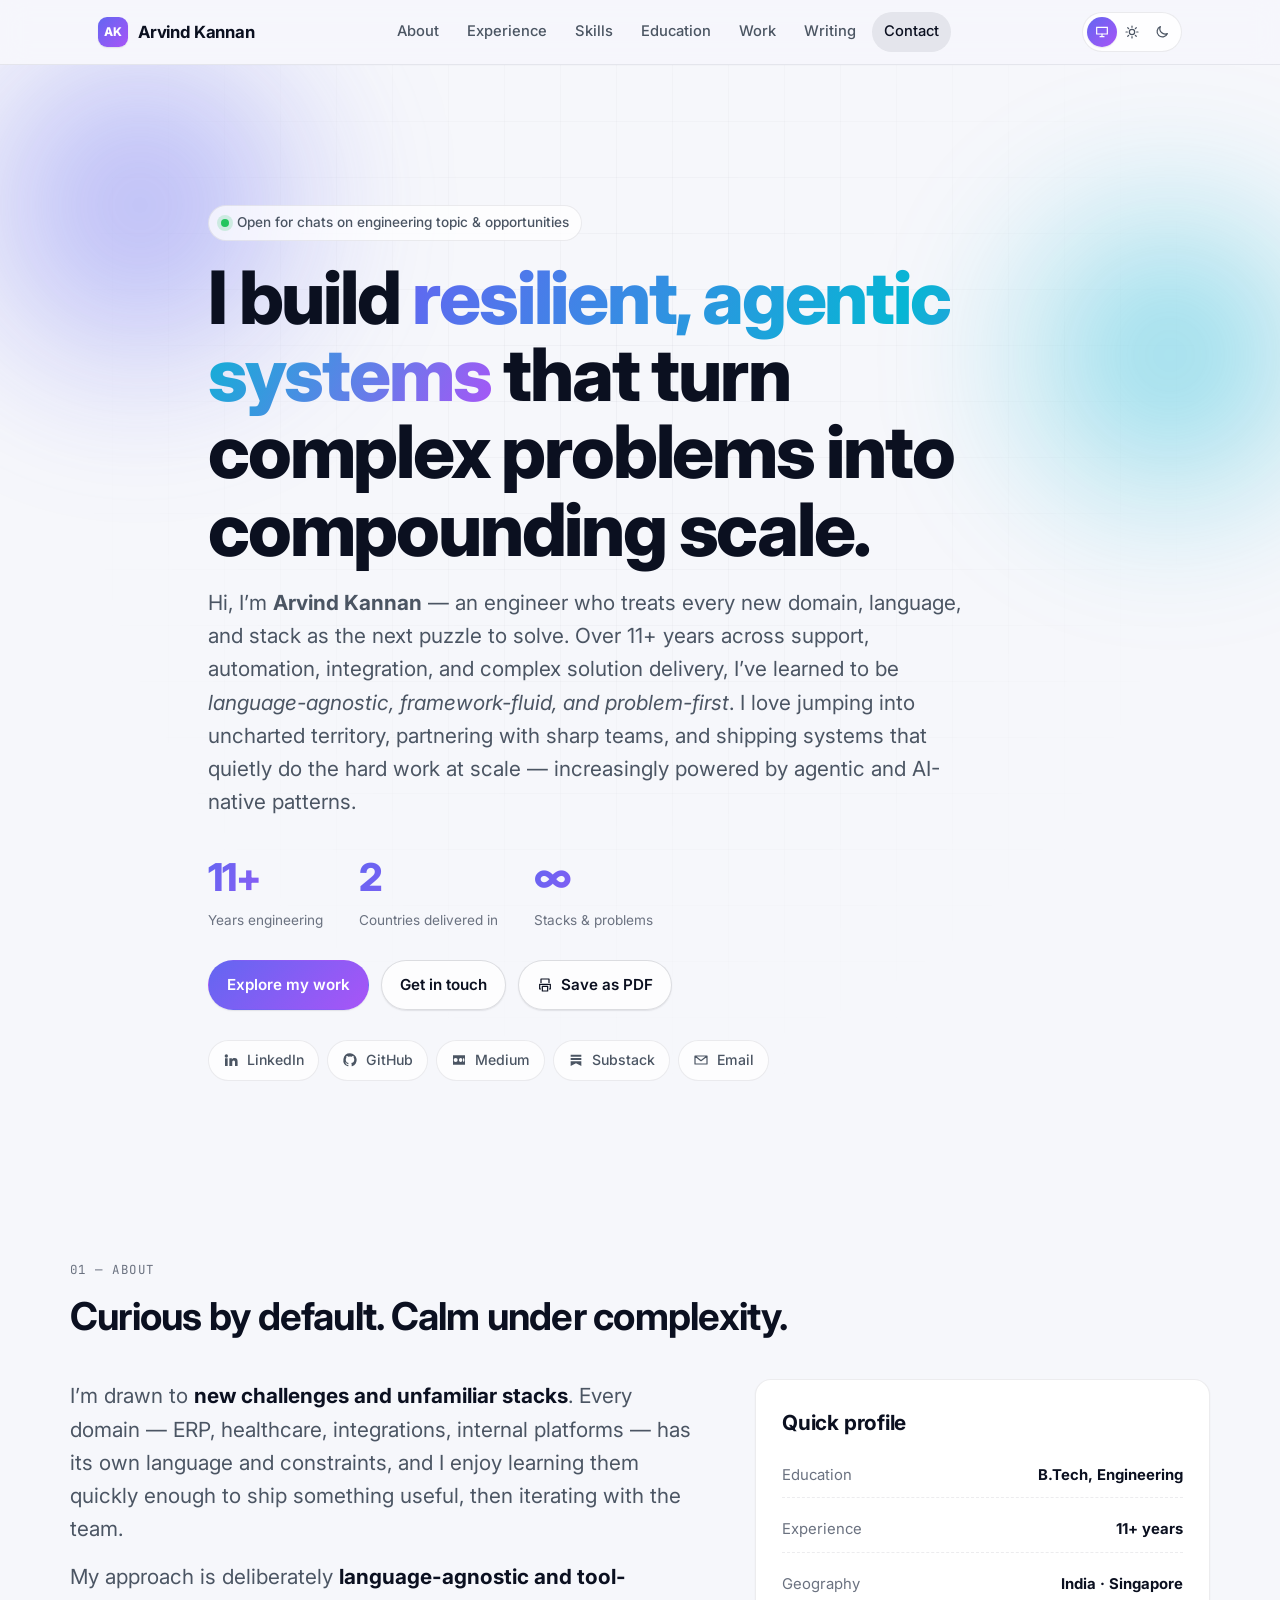
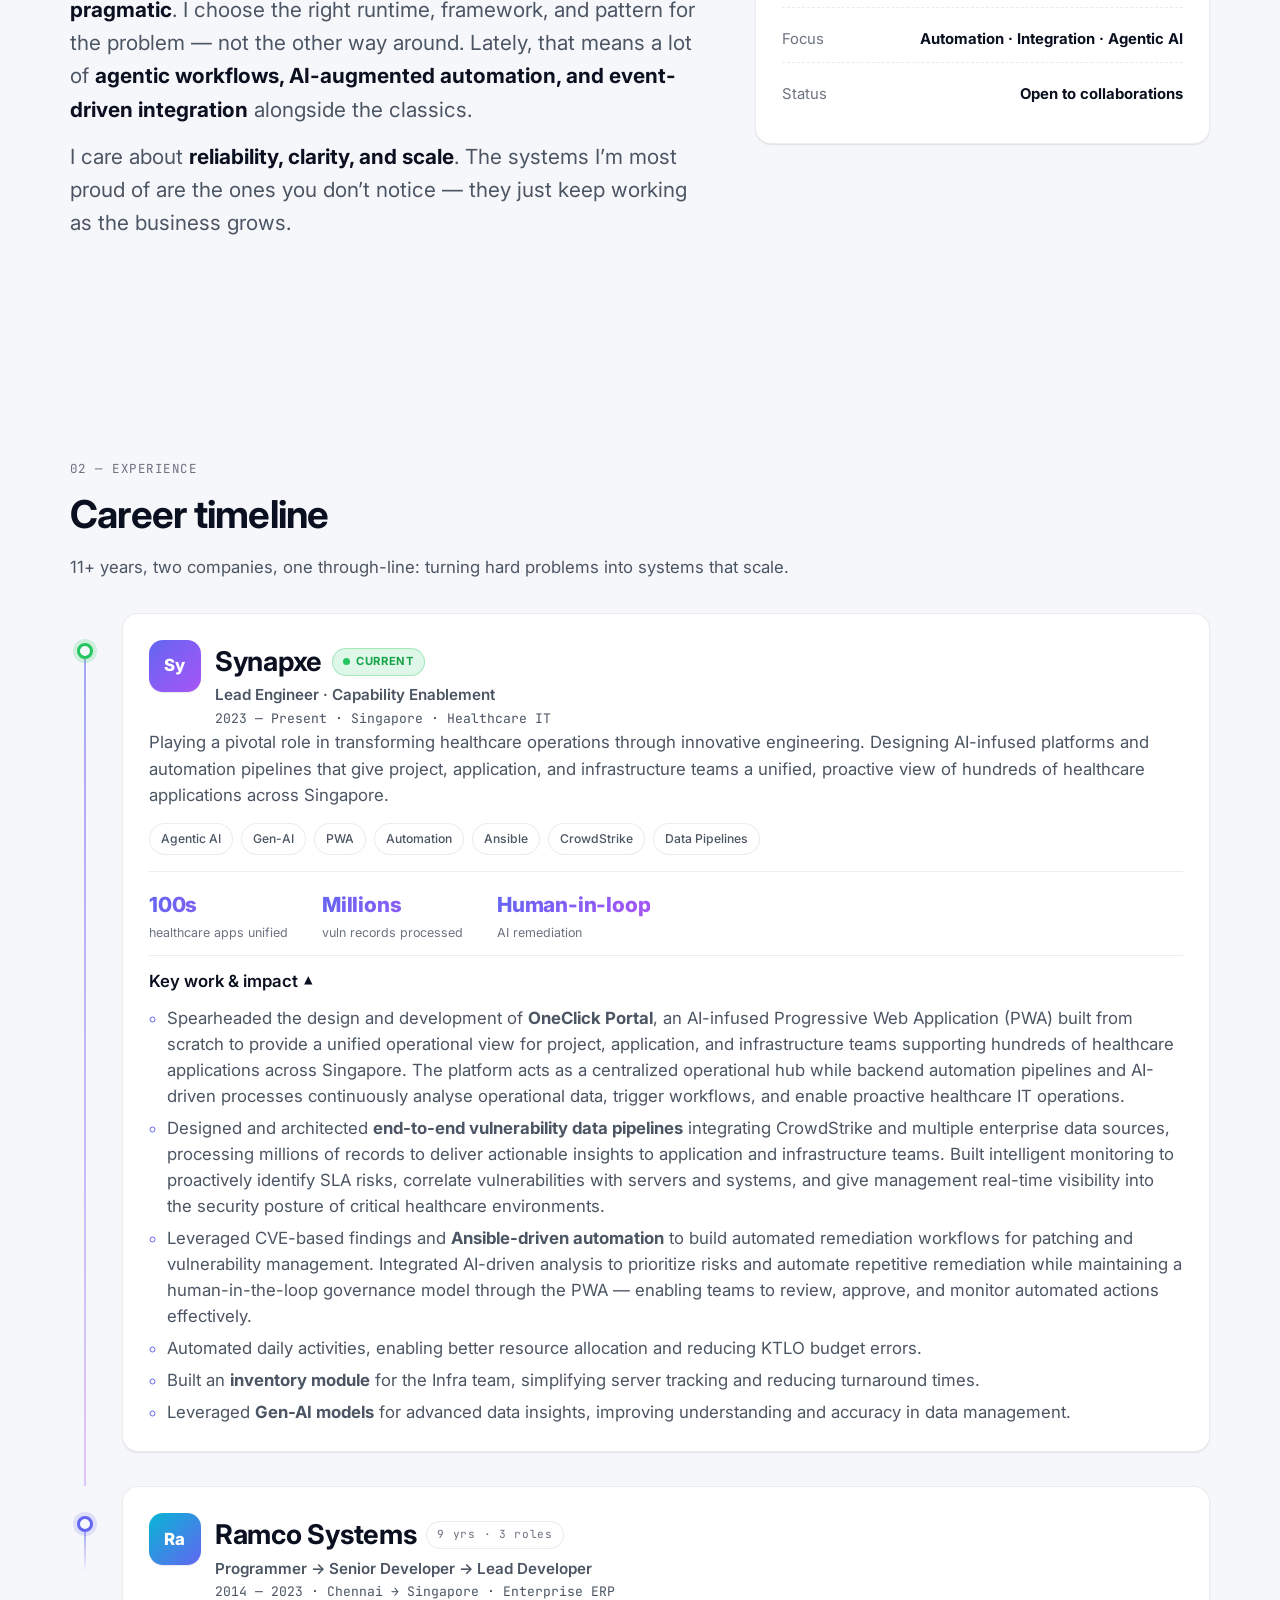
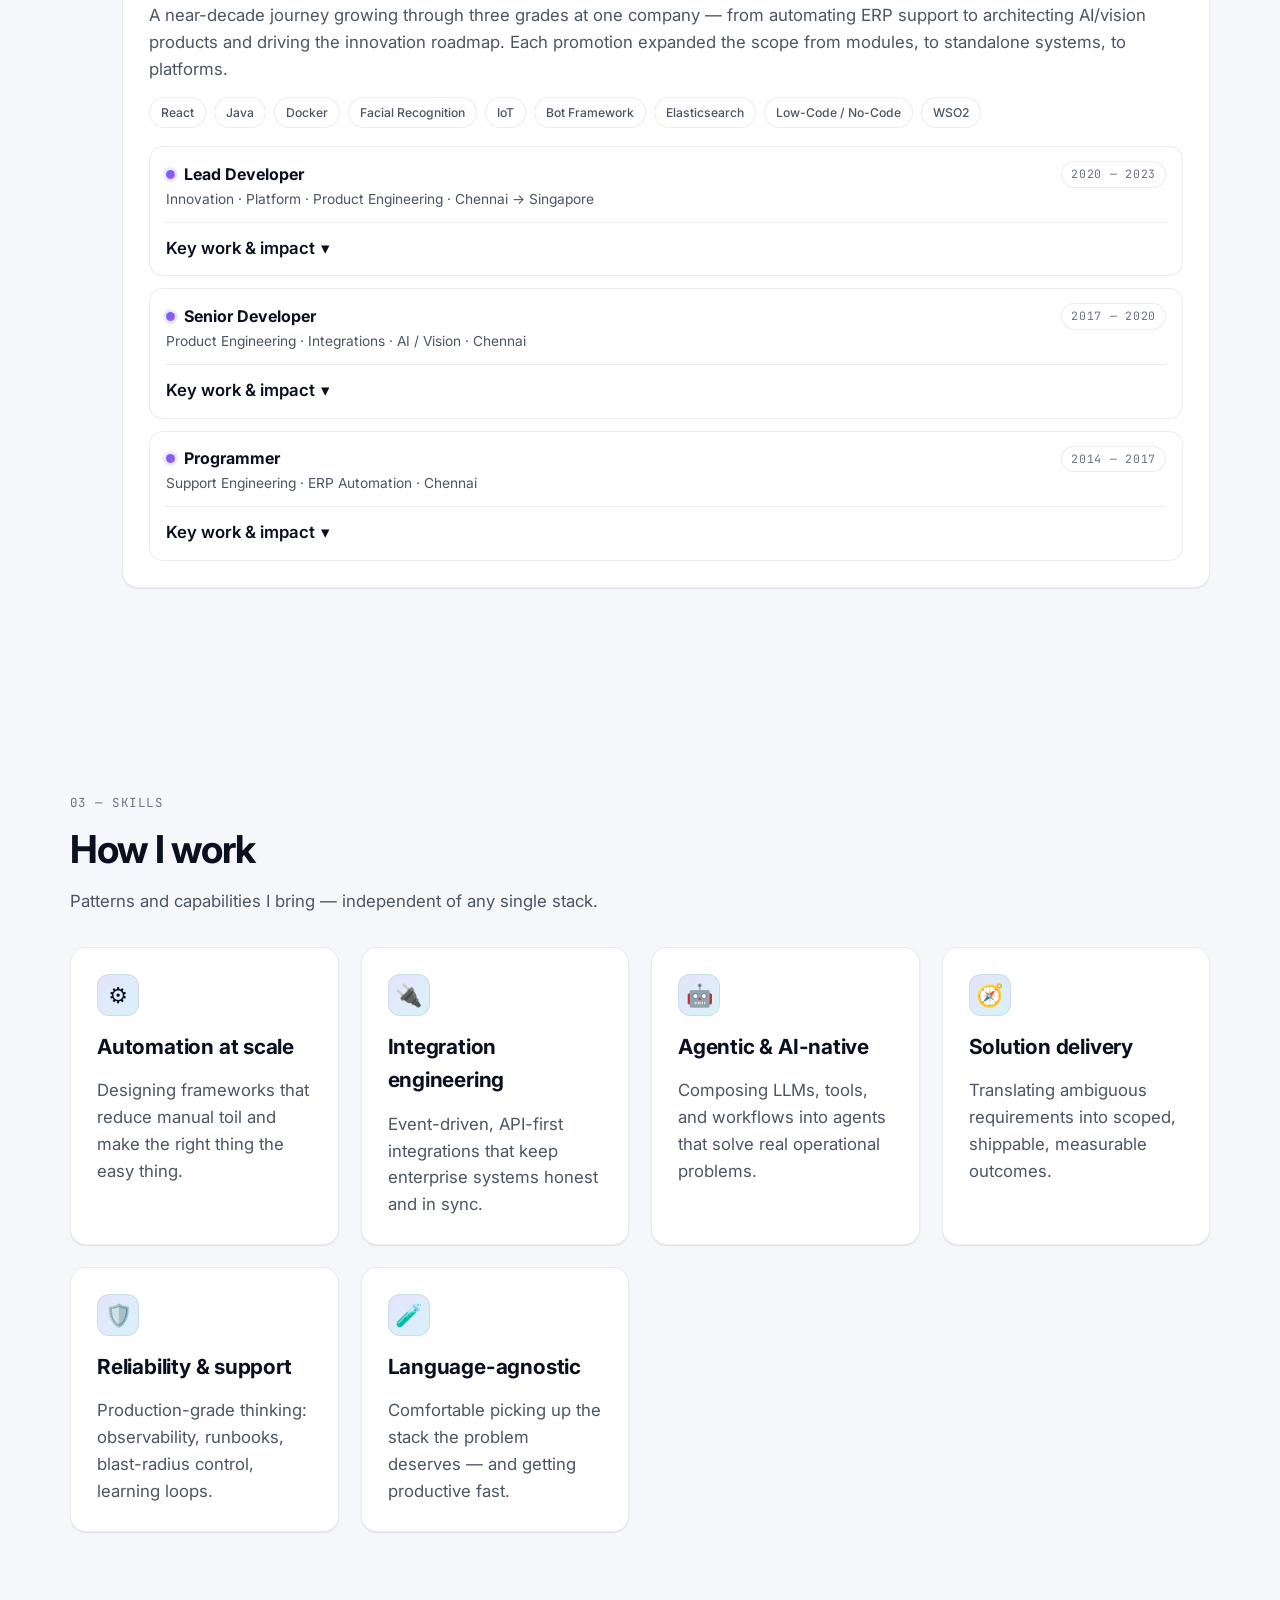
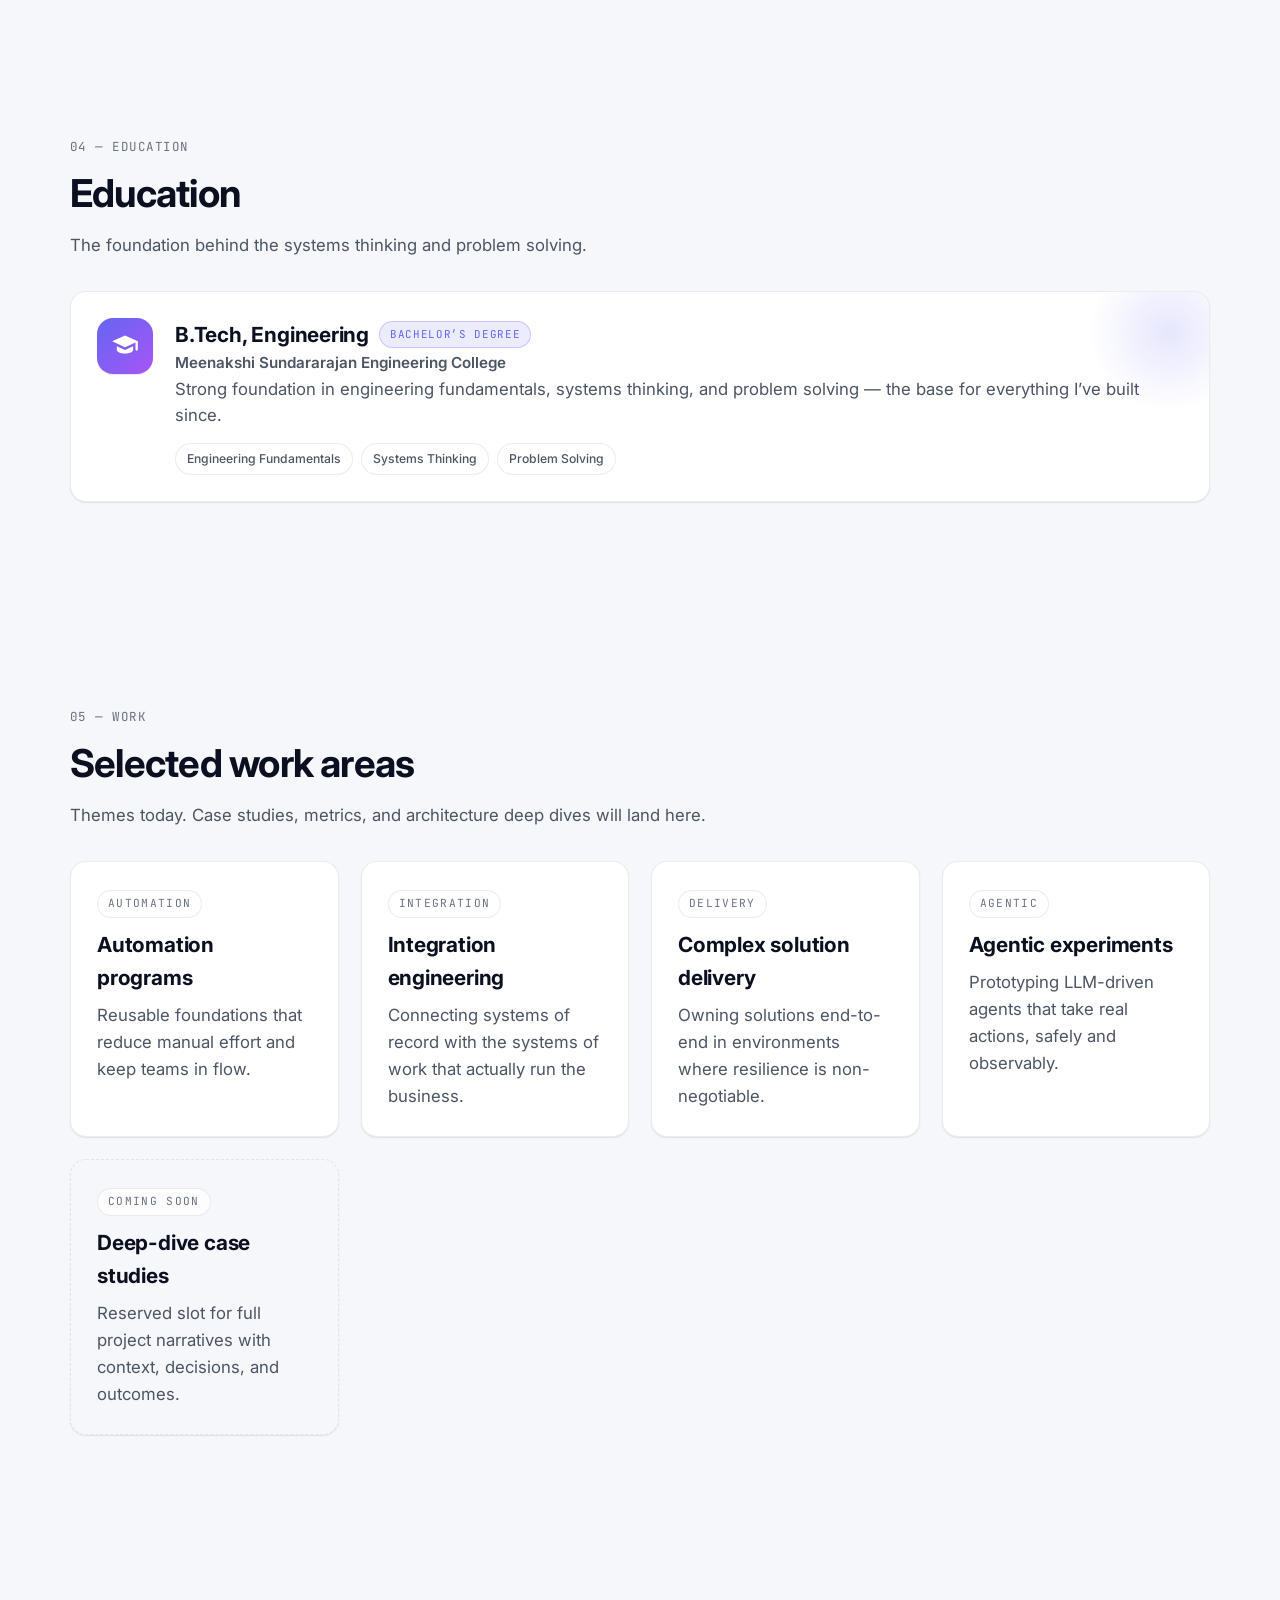
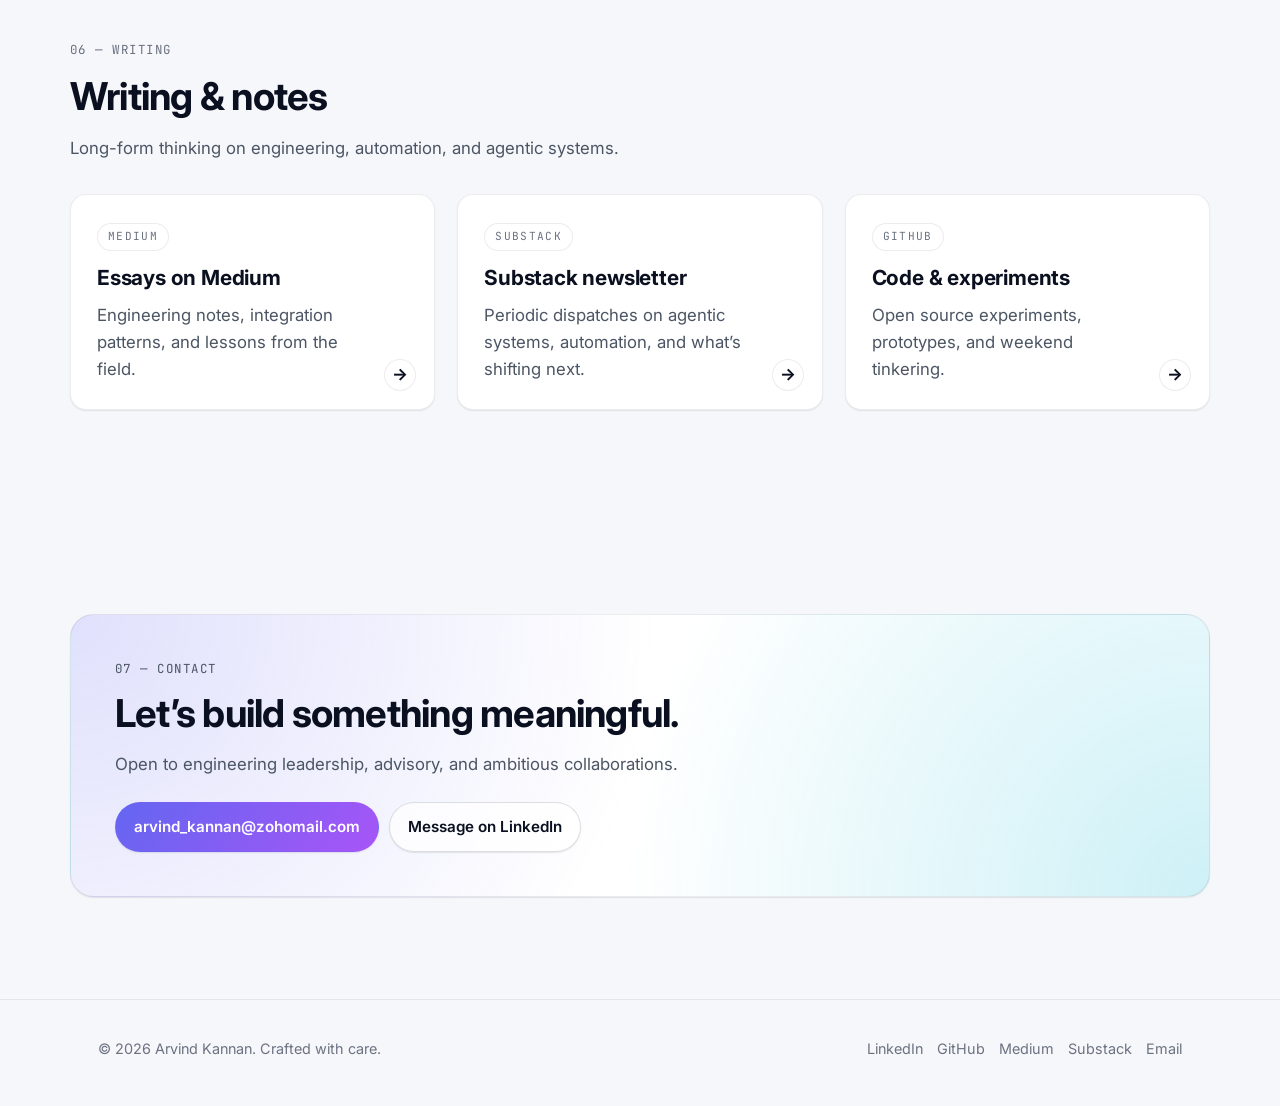
<file: index.html>
<!doctype html>
<html lang="en">
  <head>
    <meta charset="utf-8" />
    <meta name="viewport" content="width=device-width, initial-scale=1, viewport-fit=cover" />
    <meta name="color-scheme" content="light dark" />
    <meta name="theme-color" content="#0a0e1a" media="(prefers-color-scheme: dark)" />
    <meta name="theme-color" content="#f6f7fb" media="(prefers-color-scheme: light)" />
    <title>Arvind Kannan — Engineering Leader · Automation · Integration · Agentic Systems</title>
    <meta
      name="description"
      content="Arvind Kannan — engineering leader with 11+ years across support, automation, integration, and complex solution delivery. Language-agnostic, problem-first, building agentic systems that scale."
    />
    <meta name="author" content="Arvind Kannan" />

    <meta property="og:type" content="website" />
    <meta property="og:title" content="Arvind Kannan — Engineering Leader" />
    <meta property="og:description" content="11+ years across automation, integration, and complex solution delivery. Language-agnostic. Problem-first. Built for scale." />
    <meta property="og:url" content="https://arvindkannan.github.io" />

    <meta name="twitter:card" content="summary_large_image" />
    <meta name="twitter:title" content="Arvind Kannan — Engineering Leader" />
    <meta name="twitter:description" content="Automation. Integration. Agentic systems. Built to scale." />

    <link rel="canonical" href="https://arvindkannan.github.io/" />
    <link rel="icon" href="data:image/svg+xml,%3Csvg xmlns='http://www.w3.org/2000/svg' viewBox='0 0 64 64'%3E%3Crect width='64' height='64' rx='14' fill='%236366f1'/%3E%3Ctext x='50%25' y='54%25' text-anchor='middle' font-family='system-ui,sans-serif' font-size='30' font-weight='700' fill='white'%3EAK%3C/text%3E%3C/svg%3E" />

    <link rel="preconnect" href="https://fonts.googleapis.com" />
    <link rel="preconnect" href="https://fonts.gstatic.com" crossorigin />
    <link href="https://fonts.googleapis.com/css2?family=Inter:wght@400;500;600;700;800&family=JetBrains+Mono:wght@400;600&display=swap" rel="stylesheet" />

    <link rel="stylesheet" href="/styles.css" />

    <script type="application/ld+json">
      {
        "@context": "https://schema.org",
        "@type": "Person",
        "name": "Arvind Kannan",
        "jobTitle": "Engineering Leader",
        "email": "mailto:arvind_kannan@zohomail.com",
        "url": "https://arvindkannan.github.io",
        "sameAs": [
          "https://github.com/arvindkannan",
          "https://www.linkedin.com/in/arvindkannan1/",
          "https://medium.com/@kb_arvind",
          "https://arvindkannan.substack.com"
        ],
        "alumniOf": "B.Tech, Engineering Meenakshi Sundararajan Engineering College",
        "knowsAbout": [
          "Automation",
          "Integration Engineering",
          "Agentic Systems",
          "Solution Architecture",
          "Enterprise Systems"
        ]
      }
    </script>
  </head>
  <body>
    <a class="skip-link" href="#main">Skip to content</a>

    <header class="site-header" id="top">
      <div class="container nav-wrap">
        <a class="brand" href="#top" aria-label="Arvind Kannan — home">
          <span class="brand-mark" aria-hidden="true">AK</span>
          <span class="brand-text">Arvind Kannan</span>
        </a>

        <nav class="nav" aria-label="Primary">
          <a href="#about">About</a>
          <a href="#experience">Experience</a>
          <a href="#skills">Skills</a>
          <a href="#education">Education</a>
          <a href="#work">Work</a>
          <a href="#writing">Writing</a>
          <a href="#contact">Contact</a>
        </nav>

        <div class="nav-actions">
          <div class="theme-switch" role="group" aria-label="Color theme">
            <button data-theme-choice="system" aria-pressed="true" title="System theme">
              <svg viewBox="0 0 24 24" aria-hidden="true"><path d="M4 5h16v10H4z" fill="none" stroke="currentColor" stroke-width="1.8"/><path d="M9 19h6M12 15v4" stroke="currentColor" stroke-width="1.8" stroke-linecap="round"/></svg>
              <span class="sr-only">System</span>
            </button>
            <button data-theme-choice="light" aria-pressed="false" title="Light theme">
              <svg viewBox="0 0 24 24" aria-hidden="true"><circle cx="12" cy="12" r="4" fill="none" stroke="currentColor" stroke-width="1.8"/><path d="M12 3v2M12 19v2M3 12h2M19 12h2M5.6 5.6l1.4 1.4M17 17l1.4 1.4M5.6 18.4 7 17M17 7l1.4-1.4" stroke="currentColor" stroke-width="1.8" stroke-linecap="round"/></svg>
              <span class="sr-only">Light</span>
            </button>
            <button data-theme-choice="dark" aria-pressed="false" title="Dark theme">
              <svg viewBox="0 0 24 24" aria-hidden="true"><path d="M20 14.5A8 8 0 0 1 9.5 4 8 8 0 1 0 20 14.5Z" fill="none" stroke="currentColor" stroke-width="1.8" stroke-linejoin="round"/></svg>
              <span class="sr-only">Dark</span>
            </button>
          </div>

          <button class="menu-toggle" aria-expanded="false" aria-controls="mobile-nav" aria-label="Menu">
            <span></span><span></span><span></span>
          </button>
        </div>
      </div>

      <nav id="mobile-nav" class="mobile-nav" aria-label="Mobile">
        <a href="#about">About</a>
        <a href="#experience">Experience</a>
        <a href="#skills">Skills</a>
        <a href="#education">Education</a>
        <a href="#work">Work</a>
        <a href="#writing">Writing</a>
        <a href="#contact">Contact</a>
      </nav>
    </header>

    <main id="main">
      <section class="hero">
        <div class="hero-bg" aria-hidden="true">
          <div class="orb orb-a"></div>
          <div class="orb orb-b"></div>
          <div class="grid-overlay"></div>
        </div>

        <div class="container hero-inner">
          <p class="eyebrow">
            <span class="dot"></span> Open for chats on engineering topic &amp; opportunities
          </p>
          <h1 class="hero-title">
            I build <span class="grad">resilient, agentic systems</span> that turn complex problems into compounding scale.
          </h1>
          <p class="lead">
            Hi, I’m <strong>Arvind Kannan</strong> — an engineer who treats every new domain,
            language, and stack as the next puzzle to solve. Over 11+ years across support,
            automation, integration, and complex solution delivery, I’ve learned to be
            <em>language-agnostic, framework-fluid, and problem-first</em>. I love jumping into
            uncharted territory, partnering with sharp teams, and shipping systems that quietly do
            the hard work at scale — increasingly powered by agentic and AI-native patterns.
          </p>

          <ul class="hero-stats" aria-label="Highlights">
            <li><strong>11+</strong><span>Years engineering</span></li>
            <li><strong>2</strong><span>Countries delivered in</span></li>
            <li><strong>∞</strong><span>Stacks &amp; problems</span></li>
          </ul>

          <div class="hero-cta">
            <a class="btn primary" href="#work">Explore my work</a>
            <a class="btn ghost" href="#contact">Get in touch</a>
            <button class="btn ghost" onclick="window.print()" type="button">
              <svg viewBox="0 0 24 24" aria-hidden="true" width="16" height="16"><path d="M6 9V3h12v6M6 18H4v-7h16v7h-2M8 14h8v7H8z" fill="none" stroke="currentColor" stroke-width="1.8" stroke-linejoin="round"/></svg>
              Save as PDF
            </button>
          </div>

          <ul class="social-row" aria-label="Find me online">
            <li><a href="https://www.linkedin.com/in/arvindkannan1/" target="_blank" rel="noreferrer me" aria-label="LinkedIn">
              <svg viewBox="0 0 24 24" aria-hidden="true"><path fill="currentColor" d="M4.98 3.5A2.5 2.5 0 1 1 5 8.5a2.5 2.5 0 0 1-.02-5ZM3 9.5h4V21H3zM9.5 9.5h3.8v1.6h.05c.53-.95 1.83-1.95 3.77-1.95 4.03 0 4.78 2.5 4.78 5.75V21H18V15.6c0-1.3-.03-2.97-1.9-2.97-1.9 0-2.2 1.4-2.2 2.87V21H9.5z"/></svg>
              <span>LinkedIn</span>
            </a></li>
            <li><a href="https://github.com/arvindkannan" target="_blank" rel="noreferrer me" aria-label="GitHub">
              <svg viewBox="0 0 24 24" aria-hidden="true"><path fill="currentColor" d="M12 2a10 10 0 0 0-3.16 19.49c.5.09.68-.22.68-.48v-1.7c-2.78.6-3.37-1.34-3.37-1.34-.45-1.16-1.1-1.47-1.1-1.47-.9-.62.07-.6.07-.6 1 .07 1.53 1.03 1.53 1.03.9 1.52 2.34 1.08 2.91.83.09-.65.35-1.08.63-1.33-2.22-.25-4.56-1.11-4.56-4.94 0-1.09.39-1.98 1.03-2.68-.1-.26-.45-1.27.1-2.64 0 0 .84-.27 2.75 1.02a9.4 9.4 0 0 1 5 0c1.9-1.29 2.74-1.02 2.74-1.02.55 1.37.2 2.38.1 2.64.64.7 1.03 1.59 1.03 2.68 0 3.84-2.34 4.69-4.57 4.94.36.31.68.92.68 1.85v2.74c0 .27.18.58.69.48A10 10 0 0 0 12 2Z"/></svg>
              <span>GitHub</span>
            </a></li>
            <li><a href="https://medium.com/@kb_arvind" target="_blank" rel="noreferrer me" aria-label="Medium">
              <svg viewBox="0 0 24 24" aria-hidden="true"><path fill="currentColor" d="M3 5h18v14H3zM7 9a3 3 0 1 0 0 6 3 3 0 0 0 0-6Zm7.5 0c-1.4 0-2.5 1.34-2.5 3s1.1 3 2.5 3S17 13.66 17 12s-1.1-3-2.5-3Zm4.5 0c-.55 0-1 1.34-1 3s.45 3 1 3 1-1.34 1-3-.45-3-1-3Z"/></svg>
              <span>Medium</span>
            </a></li>
            <li><a href="https://arvindkannan.substack.com" target="_blank" rel="noreferrer me" aria-label="Substack">
              <svg viewBox="0 0 24 24" aria-hidden="true"><path fill="currentColor" d="M4 4h16v3H4zM4 9h16v3H4zM4 14h16v7l-8-4-8 4z"/></svg>
              <span>Substack</span>
            </a></li>
            <li><a href="mailto:arvind_kannan@zohomail.com" aria-label="Email">
              <svg viewBox="0 0 24 24" aria-hidden="true"><path fill="none" stroke="currentColor" stroke-width="1.8" stroke-linejoin="round" d="M3 6h18v12H3zM3 6l9 7 9-7"/></svg>
              <span>Email</span>
            </a></li>
          </ul>
        </div>
      </section>

      <section id="about" class="section container">
        <header class="section-head">
          <p class="kicker">01 — About</p>
          <h2>Curious by default. Calm under complexity.</h2>
        </header>
        <div class="two-col">
          <div class="prose">
            <p>
              I’m drawn to <strong>new challenges and unfamiliar stacks</strong>. Every domain — ERP,
              healthcare, integrations, internal platforms — has its own language and constraints,
              and I enjoy learning them quickly enough to ship something useful, then iterating with
              the team.
            </p>
            <p>
              My approach is deliberately <strong>language-agnostic and tool-pragmatic</strong>.
              I choose the right runtime, framework, and pattern for the problem — not the other
              way around. Lately, that means a lot of <strong>agentic workflows, AI-augmented
              automation, and event-driven integration</strong> alongside the classics.
            </p>
            <p>
              I care about <strong>reliability, clarity, and scale</strong>. The systems I’m most
              proud of are the ones you don’t notice — they just keep working as the business grows.
            </p>
          </div>
          <aside class="card profile-card">
            <h3>Quick profile</h3>
            <ul class="bullets">
              <li><span>Education</span><strong>B.Tech, Engineering</strong></li>
              <li><span>Experience</span><strong>11+ years</strong></li>
              <li><span>Geography</span><strong>India · Singapore</strong></li>
              <li><span>Focus</span><strong>Automation · Integration · Agentic AI</strong></li>
              <li><span>Status</span><strong>Open to collaborations</strong></li>
            </ul>
          </aside>
        </div>
      </section>

      <section id="experience" class="section container">
        <header class="section-head">
          <p class="kicker">02 — Experience</p>
          <h2>Career timeline</h2>
          <p class="sub">11+ years, two companies, one through-line: turning hard problems into systems that scale.</p>
        </header>

        <ol class="xp-timeline">
          <!-- Synapxe (current) -->
          <li class="xp xp--now">
            <div class="xp-rail"><span class="xp-dot"></span></div>
            <article class="xp-card card">
              <div class="xp-top">
                <span class="xp-logo" aria-hidden="true">Sy</span>
                <div class="xp-id">
                  <div class="xp-name-row">
                    <h3>Synapxe</h3>
                    <span class="xp-now"><span class="xp-pulse"></span>Current</span>
                  </div>
                  <p class="xp-position">Lead Engineer · Capability Enablement</p>
                  <p class="xp-meta">2023 — Present · Singapore · Healthcare IT</p>
                </div>
              </div>

              <p class="xp-summary">
                Playing a pivotal role in transforming healthcare operations through innovative
                engineering. Designing AI-infused platforms and automation pipelines that give
                project, application, and infrastructure teams a unified, proactive view of
                hundreds of healthcare applications across Singapore.
              </p>

              <ul class="xp-stack" aria-label="Focus areas">
                <li>Agentic AI</li>
                <li>Gen-AI</li>
                <li>PWA</li>
                <li>Automation</li>
                <li>Ansible</li>
                <li>CrowdStrike</li>
                <li>Data Pipelines</li>
              </ul>

              <ul class="xp-impact" aria-label="Highlights">
                <li><strong>100s</strong><span>healthcare apps unified</span></li>
                <li><strong>Millions</strong><span>vuln records processed</span></li>
                <li><strong>Human-in-loop</strong><span>AI remediation</span></li>
              </ul>

              <details class="work-detail" open>
                <summary>Key work &amp; impact</summary>
                <ul class="achievements">
                  <li>
                    Spearheaded the design and development of <strong>OneClick Portal</strong>, an
                    AI-infused Progressive Web Application (PWA) built from scratch to provide a
                    unified operational view for project, application, and infrastructure teams
                    supporting hundreds of healthcare applications across Singapore. The platform
                    acts as a centralized operational hub while backend automation pipelines and
                    AI-driven processes continuously analyse operational data, trigger workflows,
                    and enable proactive healthcare IT operations.
                  </li>
                  <li>
                    Designed and architected <strong>end-to-end vulnerability data pipelines</strong>
                    integrating CrowdStrike and multiple enterprise data sources, processing
                    millions of records to deliver actionable insights to application and
                    infrastructure teams. Built intelligent monitoring to proactively identify SLA
                    risks, correlate vulnerabilities with servers and systems, and give management
                    real-time visibility into the security posture of critical healthcare
                    environments.
                  </li>
                  <li>
                    Leveraged CVE-based findings and <strong>Ansible-driven automation</strong> to
                    build automated remediation workflows for patching and vulnerability
                    management. Integrated AI-driven analysis to prioritize risks and automate
                    repetitive remediation while maintaining a human-in-the-loop governance model
                    through the PWA — enabling teams to review, approve, and monitor automated
                    actions effectively.
                  </li>
                  <li>
                    Automated daily activities, enabling better resource allocation and reducing
                    KTLO budget errors.
                  </li>
                  <li>
                    Built an <strong>inventory module</strong> for the Infra team, simplifying
                    server tracking and reducing turnaround times.
                  </li>
                  <li>
                    Leveraged <strong>Gen-AI models</strong> for advanced data insights, improving
                    understanding and accuracy in data management.
                  </li>
                </ul>
              </details>
            </article>
          </li>

          <!-- Ramco Systems (one company, three grades) -->
          <li class="xp">
            <div class="xp-rail"><span class="xp-dot"></span></div>
            <article class="xp-card card">
              <div class="xp-top">
                <span class="xp-logo xp-logo--alt" aria-hidden="true">Ra</span>
                <div class="xp-id">
                  <div class="xp-name-row">
                    <h3>Ramco Systems</h3>
                    <span class="xp-span">9 yrs · 3 roles</span>
                  </div>
                  <p class="xp-position">Programmer → Senior Developer → Lead Developer</p>
                  <p class="xp-meta">2014 — 2023 · Chennai → Singapore · Enterprise ERP</p>
                </div>
              </div>

              <p class="xp-summary">
                A near-decade journey growing through three grades at one company — from automating
                ERP support to architecting AI/vision products and driving the innovation roadmap.
                Each promotion expanded the scope from modules, to standalone systems, to platforms.
              </p>

              <ul class="xp-stack" aria-label="Technologies">
                <li>React</li>
                <li>Java</li>
                <li>Docker</li>
                <li>Facial Recognition</li>
                <li>IoT</li>
                <li>Bot Framework</li>
                <li>Elasticsearch</li>
                <li>Low-Code / No-Code</li>
                <li>WSO2</li>
              </ul>

              <ol class="xp-roles">
                <li class="xp-role-item">
                  <div class="xp-role-head">
                    <span class="xp-grade">Lead Developer</span>
                    <span class="xp-years">2020 — 2023</span>
                  </div>
                  <p class="xp-role-sum">Innovation · Platform · Product Engineering · Chennai → Singapore</p>
                  <details class="work-detail">
                    <summary>Key work &amp; impact</summary>
                    <ul class="achievements">
                      <li>
                        Responsible for identifying new and emerging technologies, from ideation to
                        prototyping and adoption, working closely with business units and clients.
                      </li>
                      <li>
                        Added a <strong>Biometric Fingerprint module</strong> to the existing facial
                        based system to enable multi-way authentication of a person's identity.
                      </li>
                      <li>
                        Scaled up the <strong>Facial Recognition Attendance &amp; Access Control</strong>
                        system to support high transactional rates during peak times, enabling clients
                        to handle <strong>60% more throughput</strong>.
                      </li>
                      <li>
                        Built a <strong>Rule-Engine Designer React component</strong> that can be
                        embedded into existing product screens, letting users and product owners
                        configure rules visually via drag and drop.
                      </li>
                      <li>
                        Built a <strong>Formula Builder visual UI/UX designer</strong> as a React
                        component embeddable into existing UIs for end users to configure formulas
                        without code.
                      </li>
                      <li>
                        Designed and developed an <strong>Actionable Mail Framework</strong>
                        (OAM/AMP card based) enabling transactions to be processed directly via email
                        clicks.
                      </li>
                      <li>
                        Built in-house models to enrich the organization's innovations roadmap.
                      </li>
                      <li>
                        Drove ideation of a <strong>co-existence strategy</strong> for modernizing the
                        existing low-code / no-code platform to adopt modern architecture.
                      </li>
                      <li>
                        Built a low-code tool to design <strong>conversational bot flows</strong> for
                        business users with zero coding knowledge, boosting adoption of the in-house
                        bot framework.
                      </li>
                      <li>
                        Conceptualized a <strong>Low-Code No-Code platform designer</strong> for
                        modernizing the legacy Ramco development platform.
                      </li>
                      <li>
                        Implemented facial-based ARS / Access Control for <strong>4 top-named
                        organizations</strong> as part of TNA system implementation.
                      </li>
                      <li>
                        Led a team building a <strong>live agent chat platform</strong> using open
                        source libraries.
                      </li>
                      <li>
                        Revamped existing build stages by introducing an <strong>automated
                        pipeline</strong> — docker image and standard artefact builds — eliminating
                        manual intervention and improving build quality.
                      </li>
                    </ul>
                  </details>
                </li>

                <li class="xp-role-item">
                  <div class="xp-role-head">
                    <span class="xp-grade">Senior Developer</span>
                    <span class="xp-years">2017 — 2020</span>
                  </div>
                  <p class="xp-role-sum">Product Engineering · Integrations · AI / Vision · Chennai</p>
                  <details class="work-detail">
                    <summary>Key work &amp; impact</summary>
                    <ul class="achievements">
                      <li>
                        Co-developed an attendance system using <strong>facial recognition</strong>
                        (frictionless access control) — <strong>RamcoGEEKK</strong> — integrated with
                        Ramco HRMS, including geo-fencing, QR-code and voice fallbacks for regions
                        where facial is not legally allowed.
                      </li>
                      <li>
                        Developed a <strong>pandemic control system</strong> integrating the facial
                        attendance system with edge IoT devices and policy-based restriction control.
                      </li>
                      <li>
                        Architected and developed a <strong>standalone portal system</strong>
                        integrating with the existing ERP, enabling clients to scale usage by up to
                        <strong>40% over legacy systems</strong>.
                      </li>
                      <li>Contributed to the <strong>Bots Framework</strong> development.</li>
                      <li>
                        Integrated and fully automated Ramco ERP modules with <strong>Cogent's
                        Synergy CRM</strong> for Hitachi Payment Services as part of supply-chain
                        automation — drastically reducing turnaround time for maintenance activities.
                      </li>
                      <li>Built prototypes for <strong>OCR and image recognition</strong>.</li>
                      <li>
                        Containerized the <strong>Java framework API</strong> process — fully
                        automated packaging with one-click setup via Docker Compose.
                      </li>
                    </ul>
                  </details>
                </li>

                <li class="xp-role-item">
                  <div class="xp-role-head">
                    <span class="xp-grade">Programmer</span>
                    <span class="xp-years">2014 — 2017</span>
                  </div>
                  <p class="xp-role-sum">Support Engineering · ERP Automation · Chennai</p>
                  <details class="work-detail">
                    <summary>Key work &amp; impact</summary>
                    <ul class="achievements">
                      <li>
                        Responsible for improving user productivity by introducing automation across
                        various modules for ERP customers.
                      </li>
                      <li>
                        Designed and delivered an <strong>internal chatbot</strong> as part of
                        innovations PoC using <strong>Microsoft Bot Framework</strong> and
                        <strong>MS-LUIS</strong>.
                      </li>
                      <li>Developed an internal ChatBot using Microsoft Bot Framework.</li>
                      <li>Integrated ERP modules with 3rd parties using <strong>RESTful services</strong>.</li>
                      <li>
                        Fully automated the <strong>monthly mailing system</strong> for all support
                        projects — saving 1 man-week by eliminating manual intervention and triggering
                        communication mails based on customers' periodical ticket counts.
                      </li>
                      <li>
                        Part of the <strong>Ramco HCM API Infra Framework</strong> team using Java
                        and WSO2.
                      </li>
                      <li>Responsible for adding new <strong>REST API endpoints</strong> for business process modules.</li>
                      <li>
                        Developed a <strong>dashboard application</strong> using JIRA ticket data,
                        segregating details by business unit and module so management had a clear
                        picture of day-to-day support queues.
                      </li>
                      <li>
                        Designed a quick-search <strong>FAQ engine using Elasticsearch</strong> over
                        existing JIRA support tickets to surface similar issues and suggest actions —
                        cutting nearly <strong>40% of the time</strong> spent by L1/L2 teams before
                        ticket assignment.
                      </li>
                    </ul>
                  </details>
                </li>
              </ol>
            </article>
          </li>
        </ol>
      </section>

      <section id="skills" class="section container">
        <header class="section-head">
          <p class="kicker">03 — Skills</p>
          <h2>How I work</h2>
          <p class="sub">Patterns and capabilities I bring — independent of any single stack.</p>
        </header>

        <div class="grid cards">
          <article class="card skill">
            <div class="skill-icon">⚙️</div>
            <h3>Automation at scale</h3>
            <p>Designing frameworks that reduce manual toil and make the right thing the easy thing.</p>
          </article>
          <article class="card skill">
            <div class="skill-icon">🔌</div>
            <h3>Integration engineering</h3>
            <p>Event-driven, API-first integrations that keep enterprise systems honest and in sync.</p>
          </article>
          <article class="card skill">
            <div class="skill-icon">🤖</div>
            <h3>Agentic &amp; AI-native</h3>
            <p>Composing LLMs, tools, and workflows into agents that solve real operational problems.</p>
          </article>
          <article class="card skill">
            <div class="skill-icon">🧭</div>
            <h3>Solution delivery</h3>
            <p>Translating ambiguous requirements into scoped, shippable, measurable outcomes.</p>
          </article>
          <article class="card skill">
            <div class="skill-icon">🛡️</div>
            <h3>Reliability &amp; support</h3>
            <p>Production-grade thinking: observability, runbooks, blast-radius control, learning loops.</p>
          </article>
          <article class="card skill">
            <div class="skill-icon">🧪</div>
            <h3>Language-agnostic</h3>
            <p>Comfortable picking up the stack the problem deserves — and getting productive fast.</p>
          </article>
        </div>
      </section>

      <section id="education" class="section container">
        <header class="section-head">
          <p class="kicker">04 — Education</p>
          <h2>Education</h2>
          <p class="sub">The foundation behind the systems thinking and problem solving.</p>
        </header>

        <div class="edu-grid">
          <article class="edu-card card">
            <span class="edu-cap" aria-hidden="true">
              <svg viewBox="0 0 24 24" aria-hidden="true"><path fill="currentColor" d="M12 3 1 8l11 5 9-4.09V15a1 1 0 1 0 2 0V8L12 3Z"/><path fill="currentColor" d="M5 12.18v3.2c0 1.55 3.13 3.12 7 3.12s7-1.57 7-3.12v-3.2l-7 3.18-7-3.18Z"/></svg>
            </span>
            <div class="edu-body">
              <div class="edu-head">
                <h3>B.Tech, Engineering</h3>
                <span class="edu-badge">Bachelor’s Degree</span>
              </div>
              <p class="edu-school">Meenakshi Sundararajan Engineering College</p>
              <p class="edu-desc">
                Strong foundation in engineering fundamentals, systems thinking, and problem
                solving — the base for everything I’ve built since.
              </p>
              <ul class="edu-tags" aria-label="Focus">
                <li>Engineering Fundamentals</li>
                <li>Systems Thinking</li>
                <li>Problem Solving</li>
              </ul>
            </div>
          </article>
        </div>
      </section>

      <section id="work" class="section container">
        <header class="section-head">
          <p class="kicker">05 — Work</p>
          <h2>Selected work areas</h2>
          <p class="sub">Themes today. Case studies, metrics, and architecture deep dives will land here.</p>
        </header>

        <div class="grid cards">
          <article class="card work-card">
            <div class="tag">Automation</div>
            <h3>Automation programs</h3>
            <p>Reusable foundations that reduce manual effort and keep teams in flow.</p>
          </article>
          <article class="card work-card">
            <div class="tag">Integration</div>
            <h3>Integration engineering</h3>
            <p>Connecting systems of record with the systems of work that actually run the business.</p>
          </article>
          <article class="card work-card">
            <div class="tag">Delivery</div>
            <h3>Complex solution delivery</h3>
            <p>Owning solutions end-to-end in environments where resilience is non-negotiable.</p>
          </article>
          <article class="card work-card">
            <div class="tag">Agentic</div>
            <h3>Agentic experiments</h3>
            <p>Prototyping LLM-driven agents that take real actions, safely and observably.</p>
          </article>
          <article class="card work-card placeholder">
            <div class="tag">Coming soon</div>
            <h3>Deep-dive case studies</h3>
            <p>Reserved slot for full project narratives with context, decisions, and outcomes.</p>
          </article>
        </div>
      </section>

      <section id="writing" class="section container">
        <header class="section-head">
          <p class="kicker">06 — Writing</p>
          <h2>Writing &amp; notes</h2>
          <p class="sub">Long-form thinking on engineering, automation, and agentic systems.</p>
        </header>

        <div class="grid cards">
          <a class="card link-card" href="https://medium.com/@kb_arvind" target="_blank" rel="noreferrer">
            <div class="tag">Medium</div>
            <h3>Essays on Medium</h3>
            <p>Engineering notes, integration patterns, and lessons from the field.</p>
            <span class="arrow" aria-hidden="true">→</span>
          </a>
          <a class="card link-card" href="https://arvindkannan.substack.com" target="_blank" rel="noreferrer">
            <div class="tag">Substack</div>
            <h3>Substack newsletter</h3>
            <p>Periodic dispatches on agentic systems, automation, and what’s shifting next.</p>
            <span class="arrow" aria-hidden="true">→</span>
          </a>
          <a class="card link-card" href="https://github.com/arvindkannan" target="_blank" rel="noreferrer">
            <div class="tag">GitHub</div>
            <h3>Code &amp; experiments</h3>
            <p>Open source experiments, prototypes, and weekend tinkering.</p>
            <span class="arrow" aria-hidden="true">→</span>
          </a>
        </div>
      </section>

      <section id="contact" class="section container">
        <div class="contact-card card">
          <div>
            <p class="kicker">07 — Contact</p>
            <h2>Let’s build something meaningful.</h2>
            <p class="sub">Open to engineering leadership, advisory, and ambitious collaborations.</p>
          </div>
          <div class="contact-actions">
            <a class="btn primary" href="mailto:arvind_kannan@zohomail.com">arvind_kannan@zohomail.com</a>
            <a class="btn ghost" href="https://www.linkedin.com/in/arvindkannan1/" target="_blank" rel="noreferrer">Message on LinkedIn</a>
          </div>
        </div>
      </section>
    </main>

    <footer class="site-footer">
      <div class="container footer-wrap">
        <p>© <span id="year"></span> Arvind Kannan. Crafted with care.</p>
        <ul class="footer-social" aria-label="Social links">
          <li><a href="https://www.linkedin.com/in/arvindkannan1/" target="_blank" rel="noreferrer">LinkedIn</a></li>
          <li><a href="https://github.com/arvindkannan" target="_blank" rel="noreferrer">GitHub</a></li>
          <li><a href="https://medium.com/@kb_arvind" target="_blank" rel="noreferrer">Medium</a></li>
          <li><a href="https://arvindkannan.substack.com" target="_blank" rel="noreferrer">Substack</a></li>
          <li><a href="mailto:arvind_kannan@zohomail.com">Email</a></li>
        </ul>
      </div>
    </footer>

    <script src="/script.js" defer></script>
  </body>
</html>
</file>
<file: styles.css>
/* ============================================================
   Arvind Kannan — Portfolio styles
   Fluid · accessible · light/dark/system · print-ready
   ============================================================ */

:root {
  color-scheme: light dark;

  --brand-1: #6366f1;
  --brand-2: #06b6d4;
  --brand-3: #a855f7;

  --bg: #f6f7fb;
  --bg-elev: #ffffff;
  --surface: rgba(255, 255, 255, 0.72);
  --surface-strong: #ffffff;
  --text: #0b1020;
  --text-muted: #4b5563;
  --text-subtle: #6b7280;
  --border: rgba(15, 23, 42, 0.08);
  --border-strong: rgba(15, 23, 42, 0.14);
  --shadow-sm: 0 1px 2px rgba(15, 23, 42, 0.06), 0 1px 1px rgba(15, 23, 42, 0.04);
  --shadow-md: 0 10px 30px -12px rgba(15, 23, 42, 0.18);
  --shadow-lg: 0 30px 60px -20px rgba(15, 23, 42, 0.25);
  --ring: 0 0 0 3px rgba(99, 102, 241, 0.35);

  --radius-sm: 10px;
  --radius-md: 16px;
  --radius-lg: 24px;
  --radius-pill: 999px;

  --font-sans: "Inter", system-ui, -apple-system, "Segoe UI", Roboto, "Helvetica Neue", Arial, sans-serif;
  --font-mono: "JetBrains Mono", ui-monospace, SFMono-Regular, Menlo, monospace;

  --step--1: clamp(0.82rem, 0.78rem + 0.2vw, 0.92rem);
  --step-0:  clamp(0.95rem, 0.9rem + 0.25vw, 1.05rem);
  --step-1:  clamp(1.1rem, 1rem + 0.5vw, 1.3rem);
  --step-2:  clamp(1.35rem, 1.2rem + 0.8vw, 1.7rem);
  --step-3:  clamp(1.7rem, 1.4rem + 1.4vw, 2.4rem);
  --step-4:  clamp(2.2rem, 1.7rem + 2.4vw, 3.4rem);
  --step-5:  clamp(2.8rem, 2rem + 3.6vw, 4.6rem);

  --container: 1140px;
}

html[data-theme="dark"],
html[data-theme="system"][data-system="dark"] {
  --bg: #0a0e1a;
  --bg-elev: #0f1424;
  --surface: rgba(20, 26, 46, 0.6);
  --surface-strong: #141a2e;
  --text: #e6e9f2;
  --text-muted: #a8b0c2;
  --text-subtle: #8089a0;
  --border: rgba(255, 255, 255, 0.08);
  --border-strong: rgba(255, 255, 255, 0.16);
  --shadow-sm: 0 1px 2px rgba(0, 0, 0, 0.4);
  --shadow-md: 0 10px 30px -12px rgba(0, 0, 0, 0.6);
  --shadow-lg: 0 30px 60px -20px rgba(0, 0, 0, 0.7);
}

*, *::before, *::after { box-sizing: border-box; }
html { scroll-behavior: smooth; -webkit-text-size-adjust: 100%; }
html, body { overflow-x: clip; max-width: 100%; }
@media (prefers-reduced-motion: reduce) {
  html { scroll-behavior: auto; }
  *, *::before, *::after { animation: none !important; transition: none !important; }
}
body {
  margin: 0;
  font-family: var(--font-sans);
  font-size: var(--step-0);
  line-height: 1.6;
  color: var(--text);
  background: var(--bg);
  -webkit-font-smoothing: antialiased;
  text-rendering: optimizeLegibility;
  overflow-wrap: break-word;
  word-wrap: break-word;
}
h1, h2, h3, h4, p, li, a, summary { overflow-wrap: anywhere; word-break: break-word; hyphens: auto; }
img, svg { display: block; max-width: 100%; }
button { font: inherit; color: inherit; background: none; border: 0; cursor: pointer; }
a { color: inherit; text-decoration: none; }
a:focus-visible, button:focus-visible { outline: none; box-shadow: var(--ring); border-radius: 6px; }

.sr-only {
  position: absolute; width: 1px; height: 1px; padding: 0; margin: -1px;
  overflow: hidden; clip: rect(0,0,0,0); white-space: nowrap; border: 0;
}
.skip-link {
  position: absolute; left: -9999px; top: 0;
  background: var(--brand-1); color: white; padding: 10px 14px;
  border-radius: 0 0 10px 0; z-index: 1000;
}
.skip-link:focus { left: 0; }

.container { max-width: var(--container); margin: 0 auto; padding: 0 clamp(20px, 5vw, 28px); }
.section { padding: clamp(56px, 8vw, 110px) 0; }
.section-head { max-width: 760px; margin: 0 0 32px; }
.section-head h2 { font-size: var(--step-3); margin: 6px 0 8px; letter-spacing: -0.02em; }
.section-head .sub { color: var(--text-muted); margin: 0; }
.kicker {
  font-family: var(--font-mono); font-size: 0.78rem; letter-spacing: 0.12em;
  text-transform: uppercase; color: var(--text-subtle); margin: 0;
}

.two-col {
  display: grid;
  grid-template-columns: 1.4fr 1fr;
  gap: clamp(20px, 4vw, 48px);
  align-items: start;
}
@media (max-width: 820px) { .two-col { grid-template-columns: 1fr; } }

.grid { display: grid; gap: clamp(14px, 2vw, 22px); }
.cards { grid-template-columns: repeat(auto-fit, minmax(min(240px, 100%), 1fr)); }

/* Header / Nav */
.site-header {
  position: sticky; top: 0; z-index: 50;
  backdrop-filter: saturate(180%) blur(14px);
  -webkit-backdrop-filter: saturate(180%) blur(14px);
  background: color-mix(in oklab, var(--bg) 78%, transparent);
  border-bottom: 1px solid var(--border);
}
.nav-wrap { display: flex; align-items: center; justify-content: space-between; gap: 18px; min-height: 64px; }
.brand { display: inline-flex; align-items: center; gap: 10px; font-weight: 700; letter-spacing: -0.01em; }
.brand-mark {
  display: inline-grid; place-items: center;
  width: 30px; height: 30px; border-radius: 9px;
  background: linear-gradient(135deg, var(--brand-1), var(--brand-3));
  color: white; font-size: 12px; font-weight: 800;
  box-shadow: var(--shadow-sm);
}
.nav { display: flex; gap: 4px; flex: 1; justify-content: center; }
.nav a {
  padding: 8px 12px; border-radius: var(--radius-pill);
  color: var(--text-muted); font-weight: 500; font-size: 0.92rem;
  transition: color .2s ease, background .2s ease;
}
.nav a:hover, .nav a.is-active { color: var(--text); background: var(--border); }
@media (max-width: 900px) { .nav { display: none; } }

.nav-actions { display: flex; align-items: center; gap: 10px; }
.theme-switch {
  display: inline-flex; padding: 4px; border: 1px solid var(--border);
  border-radius: var(--radius-pill); background: var(--surface);
}
.theme-switch button {
  display: inline-grid; place-items: center;
  width: 30px; height: 30px; border-radius: var(--radius-pill);
  color: var(--text-muted);
}
.theme-switch button svg { width: 16px; height: 16px; }
.theme-switch button[aria-pressed="true"] {
  background: linear-gradient(135deg, var(--brand-1), var(--brand-3));
  color: white; box-shadow: var(--shadow-sm);
}

.menu-toggle {
  display: none;
  width: 38px; height: 38px; border-radius: 10px;
  border: 1px solid var(--border); background: var(--surface);
  position: relative;
}
.menu-toggle span {
  position: absolute; left: 9px; right: 9px; height: 2px; background: currentColor;
  transition: transform .2s ease, opacity .2s ease, top .2s ease;
}
.menu-toggle span:nth-child(1) { top: 12px; }
.menu-toggle span:nth-child(2) { top: 18px; }
.menu-toggle span:nth-child(3) { top: 24px; }
.menu-toggle[aria-expanded="true"] span:nth-child(1) { top: 18px; transform: rotate(45deg); }
.menu-toggle[aria-expanded="true"] span:nth-child(2) { opacity: 0; }
.menu-toggle[aria-expanded="true"] span:nth-child(3) { top: 18px; transform: rotate(-45deg); }
@media (max-width: 900px) { .menu-toggle { display: inline-block; } }

.mobile-nav {
  display: none;
  flex-direction: column; gap: 4px;
  padding: 12px clamp(20px, 5vw, 28px) 18px;
  border-top: 1px solid var(--border);
  background: var(--bg-elev);
}
.mobile-nav a { padding: 12px 10px; border-radius: 10px; color: var(--text-muted); font-weight: 500; }
.mobile-nav a:hover { color: var(--text); background: var(--border); }
.mobile-nav.is-open { display: flex; }

/* Hero */
.hero { position: relative; overflow: hidden; padding: clamp(70px, 12vw, 140px) 0 clamp(40px, 6vw, 80px); }
.hero-bg { position: absolute; inset: 0; pointer-events: none; }
.orb { position: absolute; border-radius: 50%; filter: blur(70px); opacity: 0.55; will-change: transform; }
.orb-a {
  width: 520px; height: 520px; left: -120px; top: -120px;
  background: radial-gradient(circle, var(--brand-1), transparent 60%);
  animation: float 14s ease-in-out infinite alternate;
}
.orb-b {
  width: 460px; height: 460px; right: -120px; top: 60px;
  background: radial-gradient(circle, var(--brand-2), transparent 60%);
  animation: float 18s ease-in-out infinite alternate-reverse;
}
.grid-overlay {
  position: absolute; inset: 0;
  background-image:
    linear-gradient(to right, var(--border) 1px, transparent 1px),
    linear-gradient(to bottom, var(--border) 1px, transparent 1px);
  background-size: 56px 56px;
  mask-image: radial-gradient(ellipse at 50% 30%, black, transparent 70%);
  -webkit-mask-image: radial-gradient(ellipse at 50% 30%, black, transparent 70%);
  opacity: 0.45;
}
@keyframes float {
  from { transform: translate3d(0, 0, 0) scale(1); }
  to   { transform: translate3d(30px, 20px, 0) scale(1.08); }
}

.hero-inner { position: relative; max-width: 920px; }
.eyebrow {
  display: inline-flex; align-items: center; gap: 8px;
  padding: 6px 12px; border-radius: var(--radius-pill);
  background: var(--surface); border: 1px solid var(--border);
  color: var(--text-muted); font-size: 0.85rem; font-weight: 500;
  margin: 0 0 18px;
}
.eyebrow .dot {
  width: 8px; height: 8px; border-radius: 50%;
  background: #22c55e; box-shadow: 0 0 0 4px rgba(34, 197, 94, 0.18);
}
.hero-title {
  font-size: var(--step-5);
  line-height: 1.05; letter-spacing: -0.03em;
  margin: 0 0 18px; font-weight: 800;
  overflow-wrap: anywhere;
  hyphens: auto;
}
.grad {
  background: linear-gradient(120deg, var(--brand-1), var(--brand-2) 60%, var(--brand-3));
  -webkit-background-clip: text; background-clip: text; color: transparent;
}
.lead { font-size: var(--step-1); color: var(--text-muted); max-width: 760px; margin: 0 0 28px; }
.hero-stats {
  list-style: none; padding: 0; margin: 0 0 28px;
  display: flex; flex-wrap: wrap; gap: clamp(16px, 4vw, 36px);
}
.hero-stats li { display: flex; flex-direction: column; gap: 2px; }
.hero-stats strong {
  font-size: var(--step-3); font-weight: 800; letter-spacing: -0.02em;
  background: linear-gradient(120deg, var(--brand-1), var(--brand-3));
  -webkit-background-clip: text; background-clip: text; color: transparent;
}
.hero-stats span { font-size: 0.85rem; color: var(--text-subtle); }

.hero-cta { display: flex; flex-wrap: wrap; gap: 12px; margin-bottom: 30px; }

.btn {
  display: inline-flex; align-items: center; gap: 8px;
  padding: 12px 18px; border-radius: var(--radius-pill);
  font-weight: 600; font-size: 0.95rem;
  border: 1px solid var(--border-strong);
  background: var(--surface-strong);
  color: var(--text);
  transition: transform .15s ease, box-shadow .2s ease, background .2s ease, border-color .2s ease;
  box-shadow: var(--shadow-sm);
}
.btn:hover { transform: translateY(-1px); box-shadow: var(--shadow-md); }
.btn.primary {
  background: linear-gradient(135deg, var(--brand-1), var(--brand-3));
  color: white; border-color: transparent;
}
.btn.primary:hover { box-shadow: 0 14px 30px -10px color-mix(in oklab, var(--brand-1) 60%, transparent); }
.btn.ghost { background: var(--surface); }

.social-row {
  list-style: none; padding: 0; margin: 0;
  display: flex; flex-wrap: wrap; gap: 8px;
}
.social-row a {
  display: inline-flex; align-items: center; gap: 8px;
  padding: 8px 14px; border-radius: var(--radius-pill);
  border: 1px solid var(--border); background: var(--surface);
  color: var(--text-muted); font-size: 0.88rem; font-weight: 500;
  transition: color .2s ease, border-color .2s ease, transform .15s ease;
}
.social-row a:hover { color: var(--text); border-color: var(--border-strong); transform: translateY(-1px); }
.social-row svg { width: 16px; height: 16px; }

/* Cards */
.card {
  background: var(--surface-strong);
  border: 1px solid var(--border);
  border-radius: var(--radius-md);
  padding: clamp(18px, 2.2vw, 26px);
  box-shadow: var(--shadow-sm);
  transition: transform .2s ease, box-shadow .2s ease, border-color .2s ease;
}
.card h3 { margin: 0 0 8px; font-size: var(--step-1); letter-spacing: -0.01em; }
.card p { margin: 0; color: var(--text-muted); }
.cards .card:hover, .timeline-item.card:hover {
  transform: translateY(-3px);
  box-shadow: var(--shadow-md);
  border-color: var(--border-strong);
}

.profile-card { position: sticky; top: 88px; }
.profile-card h3 { margin-bottom: 14px; }
.bullets { list-style: none; padding: 0; margin: 0; display: grid; gap: 10px; }
.bullets li {
  display: flex; flex-wrap: wrap; justify-content: space-between; gap: 8px 16px;
  padding: 10px 0; border-bottom: 1px dashed var(--border);
  font-size: 0.93rem;
}
.bullets li:last-child { border-bottom: 0; }
.bullets span { color: var(--text-subtle); }

.prose p { color: var(--text-muted); margin: 0 0 14px; font-size: var(--step-1); }
.prose strong { color: var(--text); }

/* Timeline */
.timeline { list-style: none; padding: 0; margin: 0; display: grid; gap: 16px; position: relative; }
.timeline-item.card {
  display: grid;
  grid-template-columns: 160px minmax(0, 1fr);
  gap: 18px;
  align-items: start;
}
.timeline-item > .content { min-width: 0; }
.timeline-item .time {
  font-family: var(--font-mono); font-size: 0.78rem; letter-spacing: 0.08em;
  text-transform: uppercase; color: var(--text-subtle);
  padding: 6px 10px; border: 1px dashed var(--border-strong);
  border-radius: var(--radius-pill);
  align-self: start; justify-self: start;
  background: var(--surface);
  white-space: nowrap;
}
.timeline-item .role { color: var(--text-subtle); margin: 4px 0 10px; font-size: 0.9rem; }
.timeline-item h3 { margin: 0; }
.timeline-item h4 { margin: 0 0 6px; font-size: 1rem; color: var(--text); font-weight: 600; }

.work-detail { margin-top: 12px; border-top: 1px solid var(--border); padding-top: 12px; }
.work-detail summary {
  cursor: pointer; font-weight: 600; color: var(--text);
  list-style: none; display: inline-flex; align-items: center; gap: 6px;
}
.work-detail summary::-webkit-details-marker { display: none; }
.work-detail summary::after { content: "▾"; transition: transform .2s ease; }
.work-detail[open] summary::after { transform: rotate(180deg); }
.work-detail ul { margin: 10px 0 0; padding-left: 18px; color: var(--text-muted); }

@media (max-width: 640px) {
  .timeline-item.card { grid-template-columns: minmax(0, 1fr); }
}

/* Detailed achievement list inside expandable work-detail */
.achievements {
  margin: 10px 0 0; padding-left: 20px; color: var(--text-muted);
  display: grid; gap: 6px;
}
.achievements li { line-height: 1.55; }
.achievements li::marker { color: var(--brand-1); }

/* ============================================================
   Experience — award-style vertical timeline (.xp-*)
   ============================================================ */
.xp-timeline {
  list-style: none; margin: 0; padding: 0;
  display: grid; gap: clamp(20px, 3.5vw, 34px);
}
.xp {
  display: grid;
  grid-template-columns: 30px minmax(0, 1fr);
  gap: clamp(12px, 2.5vw, 22px);
  position: relative;
}

/* Spine + node */
.xp-rail { position: relative; }
.xp-rail::before {
  content: ""; position: absolute; left: 14px; top: 46px;
  bottom: calc(-1 * clamp(20px, 3.5vw, 34px));
  width: 2px;
  background: linear-gradient(
    180deg,
    color-mix(in oklab, var(--brand-1) 55%, transparent),
    color-mix(in oklab, var(--brand-3) 30%, transparent)
  );
}
.xp:last-child .xp-rail::before {
  bottom: auto; height: 40px;
  background: linear-gradient(180deg, color-mix(in oklab, var(--brand-1) 55%, transparent), transparent);
}
.xp-dot {
  position: absolute; left: 7px; top: 30px;
  width: 16px; height: 16px; border-radius: 50%;
  background: var(--bg);
  border: 3px solid var(--brand-1);
  box-shadow: 0 0 0 4px color-mix(in oklab, var(--brand-1) 16%, transparent);
}
.xp--now .xp-dot {
  border-color: #22c55e;
  box-shadow: 0 0 0 4px color-mix(in oklab, #22c55e 18%, transparent);
  animation: xp-ping 2.6s ease-out infinite;
}
@keyframes xp-ping {
  0% { box-shadow: 0 0 0 0 color-mix(in oklab, #22c55e 45%, transparent); }
  70% { box-shadow: 0 0 0 10px color-mix(in oklab, #22c55e 0%, transparent); }
  100% { box-shadow: 0 0 0 0 color-mix(in oklab, #22c55e 0%, transparent); }
}

/* Card */
.xp-card {
  transition: transform .2s ease, box-shadow .2s ease, border-color .2s ease;
  position: relative; overflow: clip;
}
.xp-card::before {
  content: ""; position: absolute; inset: 0 auto 0 0; width: 3px;
  background: linear-gradient(180deg, var(--brand-1), var(--brand-3));
  opacity: 0; transition: opacity .25s ease;
}
.xp-card:hover {
  transform: translateY(-3px);
  box-shadow: var(--shadow-md);
  border-color: var(--border-strong);
}
.xp-card:hover::before { opacity: 1; }

.xp-top { display: flex; gap: 14px; align-items: flex-start; }
.xp-id { min-width: 0; }
.xp-logo {
  flex: none;
  width: 52px; height: 52px; border-radius: 14px;
  display: grid; place-items: center;
  font-weight: 800; font-size: 1.05rem; color: #fff; letter-spacing: 0.01em;
  background: linear-gradient(135deg, var(--brand-1), var(--brand-3));
  box-shadow: var(--shadow-sm);
}
.xp-logo--alt { background: linear-gradient(135deg, var(--brand-2), var(--brand-1)); }

.xp-name-row { display: flex; flex-wrap: wrap; align-items: center; gap: 10px; }
.xp-name-row h3 { margin: 0; font-size: var(--step-2); letter-spacing: -0.01em; }
.xp-position { margin: 6px 0 2px; color: var(--text); font-weight: 600; font-size: 0.95rem; }
.xp-meta { margin: 0; color: var(--text-subtle); font-size: 0.82rem; font-family: var(--font-mono); }

.xp-now {
  display: inline-flex; align-items: center; gap: 6px;
  font-size: 0.7rem; font-weight: 700; letter-spacing: 0.06em; text-transform: uppercase;
  color: #16a34a;
  padding: 4px 10px; border-radius: var(--radius-pill);
  background: color-mix(in oklab, #22c55e 14%, transparent);
  border: 1px solid color-mix(in oklab, #22c55e 32%, transparent);
}
.xp-pulse {
  width: 7px; height: 7px; border-radius: 50%; background: #22c55e;
  animation: xp-ping 2.4s ease-out infinite;
}
.xp-span {
  font-family: var(--font-mono); font-size: 0.7rem; letter-spacing: 0.06em;
  color: var(--text-subtle);
  padding: 4px 10px; border-radius: var(--radius-pill);
  background: var(--surface); border: 1px solid var(--border);
}

.xp-summary { color: var(--text-muted); margin: 14px 0 0; }

.xp-stack {
  list-style: none; padding: 0; margin: 14px 0 0;
  display: flex; flex-wrap: wrap; gap: 8px;
}
.xp-stack li {
  font-size: 0.76rem; font-weight: 500; color: var(--text-muted);
  padding: 5px 11px; border-radius: var(--radius-pill);
  background: var(--surface); border: 1px solid var(--border);
  transition: color .2s ease, border-color .2s ease;
}
.xp-stack li:hover { color: var(--text); border-color: var(--border-strong); }

.xp-impact {
  list-style: none; padding: 16px 0 0; margin: 16px 0 0;
  border-top: 1px solid var(--border);
  display: flex; flex-wrap: wrap; gap: clamp(16px, 4vw, 34px);
}
.xp-impact li { display: flex; flex-direction: column; gap: 2px; }
.xp-impact strong {
  font-size: var(--step-1); font-weight: 800; letter-spacing: -0.01em;
  background: linear-gradient(120deg, var(--brand-1), var(--brand-3));
  -webkit-background-clip: text; background-clip: text; color: transparent;
}
.xp-impact span { font-size: 0.78rem; color: var(--text-subtle); }

/* Role progression inside a single company */
.xp-roles {
  list-style: none; margin: 18px 0 0; padding: 0;
  display: grid; gap: 12px;
}
.xp-role-item {
  border: 1px solid var(--border);
  border-radius: 14px;
  padding: 14px 16px;
  background: var(--surface);
  transition: border-color .2s ease, background .2s ease;
}
.xp-role-item:hover { border-color: var(--border-strong); }
.xp-role-head {
  display: flex; flex-wrap: wrap; align-items: center; justify-content: space-between;
  gap: 8px 14px;
}
.xp-grade {
  display: inline-flex; align-items: center; gap: 9px;
  font-weight: 700; font-size: 1rem; color: var(--text);
}
.xp-grade::before {
  content: ""; width: 9px; height: 9px; border-radius: 50%;
  background: linear-gradient(135deg, var(--brand-1), var(--brand-3));
  box-shadow: 0 0 0 3px color-mix(in oklab, var(--brand-1) 14%, transparent);
}
.xp-years {
  font-family: var(--font-mono); font-size: 0.72rem; letter-spacing: 0.06em;
  color: var(--text-subtle);
  padding: 3px 9px; border-radius: var(--radius-pill);
  background: var(--bg-elev); border: 1px solid var(--border);
  white-space: nowrap;
}
.xp-role-sum { color: var(--text-subtle); font-size: 0.86rem; margin: 6px 0 0; }
.xp-role-item .work-detail { margin-top: 12px; }

@media (max-width: 560px) {
  .xp { grid-template-columns: 18px minmax(0, 1fr); gap: 10px; }
  .xp-rail::before { left: 8px; }
  .xp-dot { left: 1px; }
  .xp-logo { width: 44px; height: 44px; font-size: 0.95rem; }
}

/* ============================================================
   Education — modern card (.edu-*)
   ============================================================ */
.edu-grid {
  display: grid;
  grid-template-columns: repeat(auto-fit, minmax(min(320px, 100%), 1fr));
  gap: clamp(14px, 2vw, 22px);
}
.edu-card {
  display: flex; gap: clamp(14px, 2.5vw, 22px); align-items: flex-start;
  position: relative; overflow: clip;
  transition: transform .2s ease, box-shadow .2s ease, border-color .2s ease;
}
.edu-card::after {
  content: ""; position: absolute; right: -40px; top: -40px;
  width: 160px; height: 160px; border-radius: 50%;
  background: radial-gradient(circle, color-mix(in oklab, var(--brand-1) 16%, transparent), transparent 70%);
  pointer-events: none;
}
.edu-card:hover {
  transform: translateY(-3px);
  box-shadow: var(--shadow-md);
  border-color: var(--border-strong);
}
.edu-cap {
  flex: none;
  width: 56px; height: 56px; border-radius: 16px;
  display: grid; place-items: center; color: #fff;
  background: linear-gradient(135deg, var(--brand-1), var(--brand-3));
  box-shadow: var(--shadow-sm);
}
.edu-cap svg { width: 28px; height: 28px; }
.edu-body { min-width: 0; }
.edu-head { display: flex; flex-wrap: wrap; align-items: center; gap: 10px; }
.edu-head h3 { margin: 0; font-size: var(--step-1); letter-spacing: -0.01em; }
.edu-badge {
  font-family: var(--font-mono); font-size: 0.68rem; letter-spacing: 0.06em;
  text-transform: uppercase; color: var(--brand-1);
  padding: 4px 10px; border-radius: var(--radius-pill);
  background: color-mix(in oklab, var(--brand-1) 12%, transparent);
  border: 1px solid color-mix(in oklab, var(--brand-1) 28%, transparent);
}
.edu-school { margin: 8px 0 0; color: var(--text); font-weight: 600; font-size: 0.95rem; }
.edu-desc { margin: 8px 0 0; color: var(--text-muted); }
.edu-tags {
  list-style: none; padding: 0; margin: 14px 0 0;
  display: flex; flex-wrap: wrap; gap: 8px;
}
.edu-tags li {
  font-size: 0.76rem; font-weight: 500; color: var(--text-muted);
  padding: 5px 11px; border-radius: var(--radius-pill);
  background: var(--surface); border: 1px solid var(--border);
}

/* Skills */
.skill { display: flex; flex-direction: column; gap: 6px; }
.skill-icon {
  width: 42px; height: 42px; border-radius: 12px;
  display: grid; place-items: center; font-size: 22px;
  background: linear-gradient(135deg, color-mix(in oklab, var(--brand-1) 18%, transparent), color-mix(in oklab, var(--brand-2) 18%, transparent));
  border: 1px solid var(--border);
  margin-bottom: 8px;
}

/* Work / link cards */
.work-card .tag, .link-card .tag {
  display: inline-block;
  font-family: var(--font-mono); font-size: 0.7rem; letter-spacing: 0.12em;
  text-transform: uppercase; color: var(--text-subtle);
  padding: 4px 10px; border-radius: var(--radius-pill);
  background: var(--surface); border: 1px solid var(--border);
  margin-bottom: 10px;
}
.work-card.placeholder { border-style: dashed; background: transparent; }

.link-card { position: relative; padding-right: 60px; }
.link-card .arrow {
  position: absolute; right: 18px; bottom: 18px;
  width: 32px; height: 32px; border-radius: 50%;
  display: grid; place-items: center;
  background: var(--surface); border: 1px solid var(--border);
  color: var(--text); font-weight: 700;
  transition: transform .2s ease, background .2s ease, color .2s ease;
}
.link-card:hover .arrow {
  background: linear-gradient(135deg, var(--brand-1), var(--brand-3));
  color: white; transform: translateX(4px);
}

/* Contact */
.contact-card {
  display: flex; flex-wrap: wrap; align-items: center; justify-content: space-between;
  gap: 24px; min-width: 0;
  background:
    radial-gradient(circle at 0% 0%, color-mix(in oklab, var(--brand-1) 20%, transparent), transparent 50%),
    radial-gradient(circle at 100% 100%, color-mix(in oklab, var(--brand-2) 20%, transparent), transparent 50%),
    var(--surface-strong);
  padding: clamp(24px, 4vw, 44px);
  border-radius: var(--radius-lg);
}
.contact-card h2 { margin: 4px 0 6px; font-size: var(--step-3); letter-spacing: -0.02em; }
.contact-actions { display: flex; flex-wrap: wrap; gap: 10px; }

/* Footer */
.site-footer {
  border-top: 1px solid var(--border);
  padding: 22px 0 32px;
  color: var(--text-subtle);
  font-size: 0.9rem;
}
.footer-wrap { display: flex; flex-wrap: wrap; align-items: center; justify-content: space-between; gap: 14px; }
.footer-social { list-style: none; padding: 0; margin: 0; display: flex; flex-wrap: wrap; gap: 14px; }
.footer-social a:hover { color: var(--text); }

/* Reveal */
.reveal { opacity: 0; transform: translateY(14px); transition: opacity .6s ease, transform .6s ease; }
.reveal.is-visible { opacity: 1; transform: none; }

/* Print */
@media print {
  .site-header, .site-footer, .hero-bg, .menu-toggle, .theme-switch,
  .nav-actions, .mobile-nav, .hero-cta, .social-row, .contact-actions { display: none !important; }
  body { background: #fff !important; color: #000 !important; }
  .card { box-shadow: none !important; border: 1px solid #ddd !important; background: #fff !important; }
  .section { padding: 16px 0 !important; page-break-inside: avoid; }
  .hero { padding: 16px 0 !important; }
  .hero-title { font-size: 28px !important; }
  a { color: #000 !important; text-decoration: underline; }
  .grad { color: #000 !important; -webkit-text-fill-color: #000 !important; }
}
</file>
